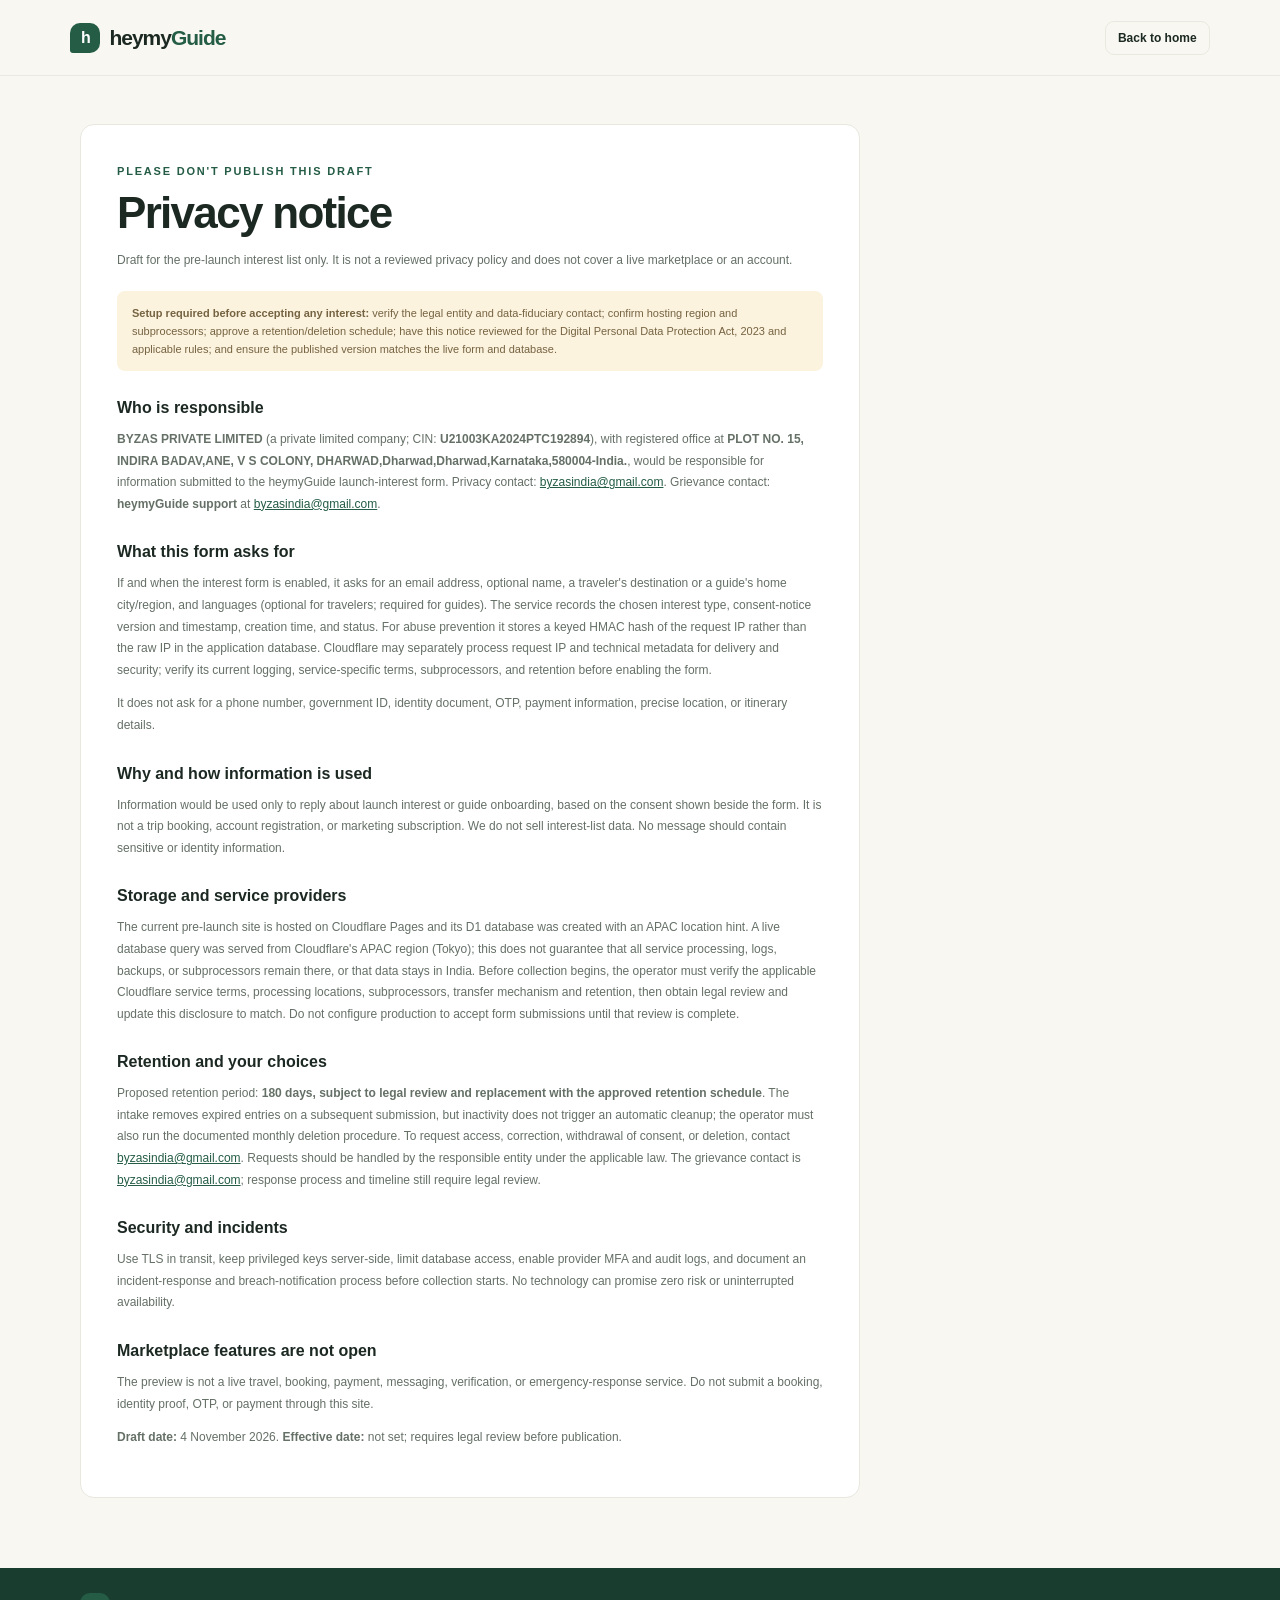
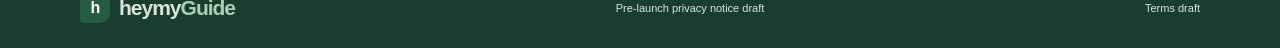
<file: public/privacy.html>
<!doctype html>
<html lang="en">
  <head>
    <meta charset="UTF-8" />
    <meta name="viewport" content="width=device-width, initial-scale=1" />
    <meta name="robots" content="noindex, nofollow" />
    <meta name="theme-color" content="#f8f7f2" />
    <title>Privacy notice draft | heymyGuide</title>
    <link rel="icon" href="data:image/svg+xml,%3Csvg xmlns='http://www.w3.org/2000/svg' viewBox='0 0 40 40'%3E%3Crect width='40' height='40' rx='12' fill='%23245c45'/%3E%3Ctext x='12' y='29' fill='white' font-family='Arial' font-size='29' font-weight='700'%3Eh%3C/text%3E%3C/svg%3E" />
    <link rel="stylesheet" href="styles.css" />
  </head>
  <body>
    <header class="topbar"><a class="brand" href="index.html"><span class="brand-mark">h</span><span>heymy<em>Guide</em></span></a><a class="btn btn-outline btn-small" href="index.html">Back to home</a></header>
    <main class="container legal-page"><article class="legal-content">
      <span class="eyebrow">Please don't publish this draft</span>
      <h1>Privacy notice</h1>
      <p>Draft for the pre-launch interest list only. It is not a reviewed privacy policy and does not cover a live marketplace or an account.</p>
      <div class="draft-notice"><strong>Setup required before accepting any interest:</strong> verify the legal entity and data-fiduciary contact; confirm hosting region and subprocessors; approve a retention/deletion schedule; have this notice reviewed for the Digital Personal Data Protection Act, 2023 and applicable rules; and ensure the published version matches the live form and database.</div>
      <h2>Who is responsible</h2>
      <p><strong>BYZAS PRIVATE LIMITED</strong> (a private limited company; CIN: <strong>U21003KA2024PTC192894</strong>), with registered office at <strong>PLOT NO. 15, INDIRA BADAV,ANE, V S COLONY, DHARWAD,Dharwad,Dharwad,Karnataka,580004-India.</strong>, would be responsible for information submitted to the heymyGuide launch-interest form. Privacy contact: <a href="mailto:byzasindia@gmail.com">byzasindia@gmail.com</a>. Grievance contact: <strong>heymyGuide support</strong> at <a href="mailto:byzasindia@gmail.com">byzasindia@gmail.com</a>.</p>
      <h2>What this form asks for</h2>
      <p>If and when the interest form is enabled, it asks for an email address, optional name, a traveler's destination or a guide's home city/region, and languages (optional for travelers; required for guides). The service records the chosen interest type, consent-notice version and timestamp, creation time, and status. For abuse prevention it stores a keyed HMAC hash of the request IP rather than the raw IP in the application database. Cloudflare may separately process request IP and technical metadata for delivery and security; verify its current logging, service-specific terms, subprocessors, and retention before enabling the form.</p>
      <p>It does not ask for a phone number, government ID, identity document, OTP, payment information, precise location, or itinerary details.</p>
      <h2>Why and how information is used</h2>
      <p>Information would be used only to reply about launch interest or guide onboarding, based on the consent shown beside the form. It is not a trip booking, account registration, or marketing subscription. We do not sell interest-list data. No message should contain sensitive or identity information.</p>
      <h2>Storage and service providers</h2>
      <p>The current pre-launch site is hosted on Cloudflare Pages and its D1 database was created with an APAC location hint. A live database query was served from Cloudflare's APAC region (Tokyo); this does not guarantee that all service processing, logs, backups, or subprocessors remain there, or that data stays in India. Before collection begins, the operator must verify the applicable Cloudflare service terms, processing locations, subprocessors, transfer mechanism and retention, then obtain legal review and update this disclosure to match. Do not configure production to accept form submissions until that review is complete.</p>
      <h2>Retention and your choices</h2>
      <p>Proposed retention period: <strong>180 days, subject to legal review and replacement with the approved retention schedule</strong>. The intake removes expired entries on a subsequent submission, but inactivity does not trigger an automatic cleanup; the operator must also run the documented monthly deletion procedure. To request access, correction, withdrawal of consent, or deletion, contact <a href="mailto:byzasindia@gmail.com">byzasindia@gmail.com</a>. Requests should be handled by the responsible entity under the applicable law. The grievance contact is <a href="mailto:byzasindia@gmail.com">byzasindia@gmail.com</a>; response process and timeline still require legal review.</p>
      <h2>Security and incidents</h2>
      <p>Use TLS in transit, keep privileged keys server-side, limit database access, enable provider MFA and audit logs, and document an incident-response and breach-notification process before collection starts. No technology can promise zero risk or uninterrupted availability.</p>
      <h2>Marketplace features are not open</h2>
      <p>The preview is not a live travel, booking, payment, messaging, verification, or emergency-response service. Do not submit a booking, identity proof, OTP, or payment through this site.</p>
      <p><strong>Draft date:</strong> 4 November 2026. <strong>Effective date:</strong> not set; requires legal review before publication.</p>
    </article></main>
    <footer class="footer"><div class="container footer-inner"><a class="brand" href="index.html"><span class="brand-mark">h</span><span>heymy<em>Guide</em></span></a><span>Pre-launch privacy notice draft</span><a href="terms.html">Terms draft</a></div></footer>
  </body>
</html>
</file>
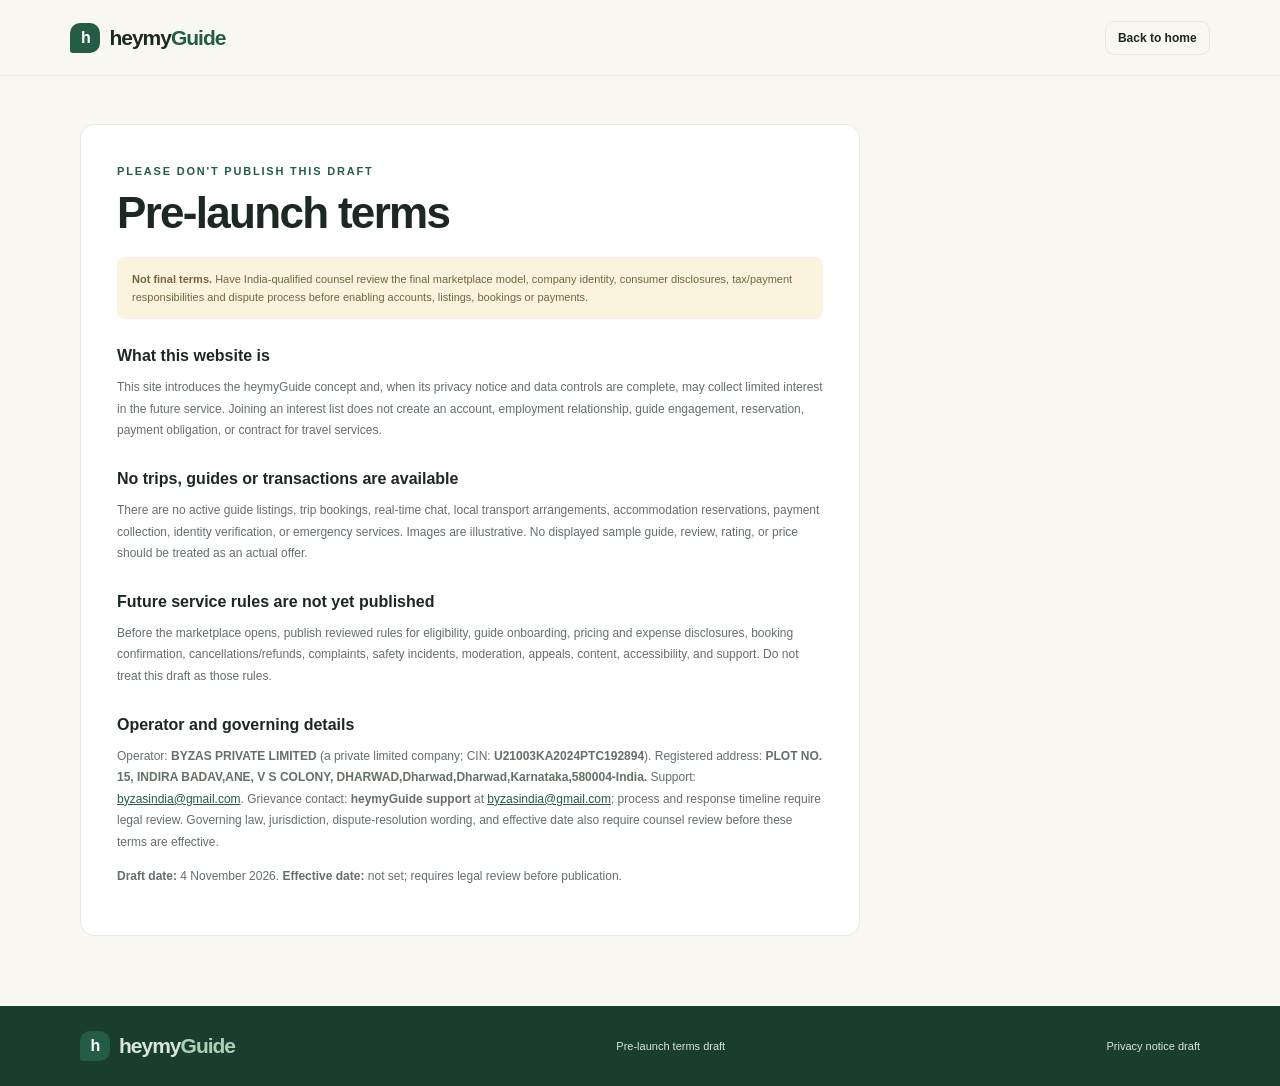
<file: public/terms.html>
<!doctype html>
<html lang="en">
  <head>
    <meta charset="UTF-8" />
    <meta name="viewport" content="width=device-width, initial-scale=1" />
    <meta name="robots" content="noindex, nofollow" />
    <meta name="theme-color" content="#f8f7f2" />
    <title>Terms draft | heymyGuide</title>
    <link rel="icon" href="data:image/svg+xml,%3Csvg xmlns='http://www.w3.org/2000/svg' viewBox='0 0 40 40'%3E%3Crect width='40' height='40' rx='12' fill='%23245c45'/%3E%3Ctext x='12' y='29' fill='white' font-family='Arial' font-size='29' font-weight='700'%3Eh%3C/text%3E%3C/svg%3E" />
    <link rel="stylesheet" href="styles.css" />
  </head>
  <body>
    <header class="topbar"><a class="brand" href="index.html"><span class="brand-mark">h</span><span>heymy<em>Guide</em></span></a><a class="btn btn-outline btn-small" href="index.html">Back to home</a></header>
    <main class="container legal-page"><article class="legal-content">
      <span class="eyebrow">Please don't publish this draft</span>
      <h1>Pre-launch terms</h1>
      <div class="draft-notice"><strong>Not final terms.</strong> Have India-qualified counsel review the final marketplace model, company identity, consumer disclosures, tax/payment responsibilities and dispute process before enabling accounts, listings, bookings or payments.</div>
      <h2>What this website is</h2>
      <p>This site introduces the heymyGuide concept and, when its privacy notice and data controls are complete, may collect limited interest in the future service. Joining an interest list does not create an account, employment relationship, guide engagement, reservation, payment obligation, or contract for travel services.</p>
      <h2>No trips, guides or transactions are available</h2>
      <p>There are no active guide listings, trip bookings, real-time chat, local transport arrangements, accommodation reservations, payment collection, identity verification, or emergency services. Images are illustrative. No displayed sample guide, review, rating, or price should be treated as an actual offer.</p>
      <h2>Future service rules are not yet published</h2>
      <p>Before the marketplace opens, publish reviewed rules for eligibility, guide onboarding, pricing and expense disclosures, booking confirmation, cancellations/refunds, complaints, safety incidents, moderation, appeals, content, accessibility, and support. Do not treat this draft as those rules.</p>
      <h2>Operator and governing details</h2>
      <p>Operator: <strong>BYZAS PRIVATE LIMITED</strong> (a private limited company; CIN: <strong>U21003KA2024PTC192894</strong>). Registered address: <strong>PLOT NO. 15, INDIRA BADAV,ANE, V S COLONY, DHARWAD,Dharwad,Dharwad,Karnataka,580004-India.</strong> Support: <a href="mailto:byzasindia@gmail.com">byzasindia@gmail.com</a>. Grievance contact: <strong>heymyGuide support</strong> at <a href="mailto:byzasindia@gmail.com">byzasindia@gmail.com</a>; process and response timeline require legal review. Governing law, jurisdiction, dispute-resolution wording, and effective date also require counsel review before these terms are effective.</p>
      <p><strong>Draft date:</strong> 4 November 2026. <strong>Effective date:</strong> not set; requires legal review before publication.</p>
    </article></main>
    <footer class="footer"><div class="container footer-inner"><a class="brand" href="index.html"><span class="brand-mark">h</span><span>heymy<em>Guide</em></span></a><span>Pre-launch terms draft</span><a href="privacy.html">Privacy notice draft</a></div></footer>
  </body>
</html>
</file>
<file: public/styles.css>
:root {
  color-scheme: light;
  --ink: #1c2822;
  --muted: #737b73;
  --line: #e8e8df;
  --paper: #f8f7f2;
  --white: #fff;
  --green: #245c45;
  --green-dark: #193e30;
  --green-light: #e9f1e9;
  --orange: #e9825e;
  --yellow: #f3cb73;
  --red: #bd554d;
  --shadow: 0 20px 60px rgb(34 52 43 / 9%);
  font-family: "DM Sans", sans-serif;
  font-synthesis: none;
  text-rendering: optimizeLegibility;
}

* { box-sizing: border-box; }
body { margin: 0; min-width: 320px; background: var(--paper); color: var(--ink); }
button, input, select, textarea { font: inherit; }
button { cursor: pointer; }
a { color: inherit; text-decoration: none; }
button:focus-visible, a:focus-visible, input:focus-visible, select:focus-visible, textarea:focus-visible {
  outline: 3px solid #e8ae62;
  outline-offset: 3px;
}
.icon { width: 18px; height: 18px; display: inline-block; flex: 0 0 auto; }
.topbar {
  height: 76px; padding: 0 max(5.5vw, 24px); display: flex; align-items: center;
  justify-content: space-between; gap: 24px; background: rgb(248 247 242 / 94%);
  border-bottom: 1px solid rgb(232 232 223 / 80%); position: sticky; top: 0; z-index: 20;
  backdrop-filter: blur(16px);
}
.brand { display: inline-flex; align-items: center; gap: 9px; font: 800 21px "Manrope", sans-serif; letter-spacing: -1px; white-space: nowrap; }
.brand-mark { width: 30px; height: 30px; display: grid; place-items: center; background: var(--green); color: white; border-radius: 10px 10px 10px 3px; font: 800 16px "Manrope", sans-serif; }
.brand em { color: var(--green); font-style: normal; }
.top-nav { display: flex; align-items: center; gap: 28px; color: #536057; font-size: 13px; font-weight: 600; }
.top-nav a:hover { color: var(--green); }
.top-actions { display: flex; align-items: center; gap: 12px; }
.btn { display: inline-flex; align-items: center; justify-content: center; gap: 8px; border: 0; border-radius: 9px; padding: 11px 16px; font-size: 13px; font-weight: 700; transition: .18s ease; }
.btn:hover { transform: translateY(-1px); }
.btn-primary { background: var(--green); color: white; }
.btn-primary:hover { background: var(--green-dark); }
.btn-dark { background: var(--ink); color: white; }
.btn-outline { background: transparent; border: 1px solid var(--line); color: var(--ink); }
.btn-outline:hover { border-color: var(--green); color: var(--green); }
.btn-quiet { background: transparent; color: var(--muted); padding-inline: 8px; }
.btn-danger { background: #faeeec; color: var(--red); }
.btn-small { padding: 9px 12px; font-size: 12px; }
.avatar { width: 42px; height: 42px; display: inline-grid; place-items: center; border-radius: 50%; overflow: hidden; background: #e8d4be; color: #594b3d; font-weight: 700; }
.avatar img { width: 100%; height: 100%; object-fit: cover; }
.avatar-sm { width: 33px; height: 33px; font-size: 12px; }
.role-tabs { display: flex; align-items: center; gap: 4px; background: #efeee8; border-radius: 10px; padding: 4px; }
.role-tab { border: 0; border-radius: 7px; color: #677068; background: transparent; padding: 8px 11px; font-size: 11px; font-weight: 700; white-space: nowrap; }
.role-tab.active { background: white; color: var(--green-dark); box-shadow: 0 2px 6px rgb(37 45 39 / 8%); }
.page { min-height: calc(100vh - 76px); }
.container { width: min(1120px, calc(100% - 48px)); margin: 0 auto; }
.eyebrow { color: var(--green); font-size: 11px; font-weight: 800; letter-spacing: 1.8px; text-transform: uppercase; }
.muted { color: var(--muted); }
.section-heading { display: flex; align-items: end; justify-content: space-between; gap: 20px; margin-bottom: 24px; }
.section-heading h2 { margin: 8px 0 0; font: 700 clamp(24px, 3vw, 34px) "Manrope", sans-serif; letter-spacing: -1.4px; }
.section-heading p { margin: 8px 0 0; font-size: 13px; color: var(--muted); }

/* Customer experience */
.hero { position: relative; overflow: hidden; padding: 72px 0 56px; background: #eff0e7; }
.hero::after { content: ""; position: absolute; width: 410px; height: 410px; border-radius: 50%; background: #e4e6d9; right: -120px; top: -210px; }
.hero-grid { display: grid; grid-template-columns: 1fr .93fr; align-items: center; gap: 50px; position: relative; z-index: 1; }
.hero-copy h1 { max-width: 590px; margin: 15px 0 18px; font: 800 clamp(43px, 5.3vw, 66px)/1.07 "Manrope", sans-serif; letter-spacing: -3.4px; }
.hero-copy h1 span { color: var(--green); }
.hero-copy > p { max-width: 475px; margin: 0; color: #626c63; font-size: 16px; line-height: 1.75; }
.hero-points { display: flex; gap: 18px; margin-top: 25px; color: #556259; font-size: 11px; font-weight: 600; }
.hero-points span { display: inline-flex; align-items: center; gap: 6px; }
.hero-points .icon { width: 15px; color: var(--green); }
.hero-visual { position: relative; min-height: 365px; }
.hero-photo { position: absolute; inset: 0 28px 0 30px; border-radius: 145px 145px 18px 18px; background: linear-gradient(0deg, rgb(24 43 33 / 23%), transparent 58%), url("images/kashmir.svg") center 48%/cover; }
.hero-note { position: absolute; left: 0; bottom: 34px; padding: 12px 15px; background: white; box-shadow: var(--shadow); border-radius: 11px; display: flex; gap: 10px; align-items: center; font-size: 12px; }
.hero-note strong { display: block; font-size: 12px; }
.hero-note small { display: block; margin-top: 3px; color: var(--muted); font-size: 9px; }
.host-avatar { width: 43px; height: 43px; flex: 0 0 auto; border-radius: 50%; background: #e8d4be; }
.preview-label { display: block; margin-bottom: 4px; color: var(--green); font-size: 8px; font-weight: 800; letter-spacing: 1px; }
.rating-badge { position: absolute; top: 45px; right: 0; background: white; border-radius: 12px; padding: 11px 14px; box-shadow: var(--shadow); font-size: 12px; font-weight: 700; }
.rating-badge span { color: #d29b36; }
.search-wrap { position: relative; z-index: 3; margin-top: -28px; }
.search-bar { display: grid; grid-template-columns: 1.2fr 1fr .9fr auto; align-items: center; gap: 0; padding: 9px; border-radius: 12px; background: white; box-shadow: 0 14px 40px rgb(38 51 42 / 12%); }
.search-field { display: flex; flex-direction: column; padding: 2px 18px; border-right: 1px solid var(--line); }
.search-field label { margin-bottom: 5px; font-size: 10px; font-weight: 800; }
.search-field input, .search-field select { border: 0; outline: 0; background: transparent; color: #667067; font-size: 12px; min-width: 0; }
.search-field select { cursor: pointer; }
.search-bar .btn { margin: 0 3px; height: 47px; }
.trust-row { display: flex; justify-content: center; align-items: center; gap: 9px; margin: 24px 0 56px; color: var(--muted); font-size: 11px; }
.trust-row strong { color: var(--ink); }
.trust-row .icon { width: 15px; color: var(--green); }
.guide-section { padding: 3px 0 72px; scroll-margin-top: 90px; }
.filters { display: flex; align-items: center; gap: 8px; margin-bottom: 23px; overflow-x: auto; padding-bottom: 4px; }
.filter-chip { flex: 0 0 auto; padding: 9px 13px; border-radius: 20px; border: 1px solid var(--line); color: #667067; background: transparent; font-size: 11px; font-weight: 700; }
.filter-chip.active { color: white; background: var(--green); border-color: var(--green); }
.guide-grid { display: grid; grid-template-columns: repeat(3, 1fr); gap: 19px; }
.guide-card { overflow: hidden; background: white; border-radius: 13px; border: 1px solid #eeeee8; transition: .2s ease; }
.guide-card:hover { transform: translateY(-4px); box-shadow: var(--shadow); }
.guide-cover { height: 190px; position: relative; background-size: cover; background-position: center; }
.guide-cover::after { content: ""; position: absolute; inset: 48% 0 0; background: linear-gradient(transparent, rgb(18 34 25 / 50%)); }
.card-tag { position: absolute; left: 13px; top: 13px; z-index: 1; padding: 6px 9px; border-radius: 20px; background: white; color: var(--green-dark); font-size: 10px; font-weight: 800; }
.like-btn { position: absolute; right: 12px; top: 12px; z-index: 1; display: grid; place-items: center; width: 31px; height: 31px; border: 0; border-radius: 50%; background: white; color: #5e6860; }
.like-btn.liked { color: #c75859; }
.guide-cover-caption { position: absolute; z-index: 1; left: 14px; bottom: 13px; color: white; font-size: 12px; font-weight: 700; }
.guide-card-body { padding: 15px; }
.guide-card-top { display: flex; align-items: start; justify-content: space-between; gap: 10px; }
.guide-name { margin: 0; font: 700 16px "Manrope", sans-serif; letter-spacing: -.3px; }
.guide-place { margin-top: 4px; color: var(--muted); font-size: 11px; }
.rating { white-space: nowrap; font-size: 11px; font-weight: 700; }
.rating span { color: #db9a28; }
.guide-description { min-height: 39px; margin: 13px 0; color: #727a72; font-size: 11px; line-height: 1.65; }
.guide-tags { display: flex; flex-wrap: wrap; gap: 6px; min-height: 22px; }
.guide-tags span { padding: 5px 8px; border-radius: 5px; background: #f2f3ee; color: #657067; font-size: 9px; font-weight: 600; }
.guide-card-bottom { display: flex; justify-content: space-between; align-items: center; gap: 10px; margin-top: 15px; padding-top: 13px; border-top: 1px solid #eeeee8; }
.guide-price { font: 800 18px "Manrope", sans-serif; }
.guide-price small { font: 500 10px "DM Sans", sans-serif; color: var(--muted); }
.no-results { padding: 45px; text-align: center; color: var(--muted); background: white; border-radius: 12px; }
.how-section { padding: 65px 0; background: #edf0e9; }
.steps { display: grid; grid-template-columns: repeat(3, 1fr); gap: 30px; margin-top: 32px; }
.step-card { padding: 20px 0; }
.step-number { display: grid; place-items: center; width: 38px; height: 38px; border-radius: 11px; background: white; color: var(--green); font: 800 14px "Manrope", sans-serif; }
.step-card h3 { margin: 16px 0 7px; font: 700 16px "Manrope", sans-serif; }
.step-card p { margin: 0; max-width: 290px; color: #6d776e; font-size: 12px; line-height: 1.7; }
.footer { padding: 25px 0; background: var(--green-dark); color: #dbe5dc; }
.footer-inner { display: flex; align-items: center; justify-content: space-between; gap: 15px; font-size: 11px; }
.footer .brand em { color: #acd0b4; }
.footer-note { color: #adbbb0; }

/* Shared application views */
.app-shell { display: grid; grid-template-columns: 226px 1fr; min-height: calc(100vh - 76px); }
.sidebar { padding: 26px 15px; background: white; border-right: 1px solid var(--line); }
.side-label { margin: 10px 12px 12px; color: #939b93; font-size: 9px; font-weight: 800; letter-spacing: 1.5px; text-transform: uppercase; }
.side-link { width: 100%; display: flex; align-items: center; gap: 11px; border: 0; border-radius: 8px; background: transparent; color: #687169; padding: 11px 12px; margin: 2px 0; text-align: left; font-size: 12px; font-weight: 600; }
.side-link:hover, .side-link.active { background: #eef3ed; color: var(--green-dark); }
.side-link .icon { width: 17px; }
.side-count { margin-left: auto; padding: 3px 7px; background: #f6e8df; color: #ac6341; border-radius: 10px; font-size: 9px; }
.sidebar-help { margin: 40px 6px 0; padding: 15px 13px; border-radius: 10px; background: #f2f4ee; }
.sidebar-help strong { font-size: 11px; }
.sidebar-help p { color: var(--muted); font-size: 10px; line-height: 1.6; }
.app-main { min-width: 0; padding: 31px clamp(22px, 4vw, 54px) 55px; }
.app-heading { display: flex; align-items: center; justify-content: space-between; gap: 16px; margin-bottom: 25px; }
.app-heading h1 { margin: 0; font: 800 25px "Manrope", sans-serif; letter-spacing: -1px; }
.app-heading p { margin: 6px 0 0; color: var(--muted); font-size: 12px; }
.app-heading-actions { display: flex; gap: 9px; align-items: center; }
.welcome-strip { display: flex; align-items: center; justify-content: space-between; gap: 15px; margin: 4px 0 23px; padding: 20px 22px; border-radius: 12px; background: var(--green); color: white; }
.welcome-strip h2 { margin: 0; font: 700 18px "Manrope", sans-serif; }
.welcome-strip p { margin: 6px 0 0; color: #d3e2d5; font-size: 11px; }
.welcome-strip .btn { background: white; color: var(--green-dark); }
.stat-grid { display: grid; grid-template-columns: repeat(4, 1fr); gap: 13px; margin: 19px 0 25px; }
.stat-card { padding: 16px 17px; background: white; border: 1px solid #ebede7; border-radius: 10px; }
.stat-label { color: var(--muted); font-size: 10px; font-weight: 600; }
.stat-value { margin-top: 8px; font: 800 24px "Manrope", sans-serif; letter-spacing: -1px; }
.stat-foot { margin-top: 5px; color: var(--green); font-size: 9px; }
.dashboard-grid { display: grid; grid-template-columns: 1.35fr .85fr; gap: 16px; align-items: start; }
.panel { padding: 19px; background: white; border: 1px solid #ebede7; border-radius: 11px; }
.panel-heading { display: flex; justify-content: space-between; align-items: center; gap: 10px; margin-bottom: 15px; }
.panel-heading h3 { margin: 0; font: 700 14px "Manrope", sans-serif; }
.panel-heading a, .text-link { color: var(--green); font-size: 10px; font-weight: 700; }
.table-wrap { overflow-x: auto; }
table { width: 100%; border-collapse: collapse; text-align: left; }
th { padding: 10px 8px; color: #858d85; border-bottom: 1px solid var(--line); font-size: 9px; font-weight: 700; white-space: nowrap; }
td { padding: 12px 8px; border-bottom: 1px solid #f0f0eb; color: #59645b; font-size: 10px; white-space: nowrap; }
tbody tr:last-child td { border-bottom: 0; }
.person-cell { display: flex; align-items: center; gap: 8px; color: var(--ink); font-weight: 700; }
.person-cell .avatar { width: 30px; height: 30px; font-size: 10px; }
.badge { display: inline-flex; align-items: center; gap: 5px; padding: 5px 8px; border-radius: 20px; font-size: 9px; font-weight: 700; white-space: nowrap; }
.badge::before { content: ""; width: 5px; height: 5px; background: currentColor; border-radius: 50%; }
.badge-pending { color: #a8762c; background: #fbf3df; }
.badge-approved { color: #387454; background: #e8f3e9; }
.badge-rejected, .badge-urgent { color: #ae4c43; background: #faecea; }
.badge-review { color: #5c70a1; background: #edf0f9; }
.profile-banner { display: flex; gap: 17px; align-items: center; padding: 18px; background: white; border: 1px solid #ebede7; border-radius: 11px; }
.profile-banner .avatar { width: 61px; height: 61px; }
.profile-banner h3 { margin: 0 0 4px; font: 700 16px "Manrope", sans-serif; }
.profile-banner p { margin: 0; color: var(--muted); font-size: 11px; }
.profile-banner .btn { margin-left: auto; }
.progress-track { height: 6px; background: #edf0e9; border-radius: 8px; overflow: hidden; }
.progress-track span { display: block; height: 100%; background: var(--green); border-radius: inherit; transition: width .3s ease; }
.check-list { display: grid; gap: 12px; margin-top: 17px; }
.check-row { display: flex; align-items: center; gap: 9px; color: #536057; font-size: 11px; }
.check-mark { width: 19px; height: 19px; display: grid; place-items: center; border-radius: 50%; background: #e8f3e9; color: var(--green); font-size: 11px; }
.check-pending { background: #f2f1e9; color: #9c8b65; }
.gig-card { display: flex; gap: 14px; padding: 14px 0; border-bottom: 1px solid #efefe9; }
.gig-card:last-child { padding-bottom: 0; border-bottom: 0; }
.gig-thumb { width: 74px; height: 66px; flex: 0 0 auto; border-radius: 8px; background-position: center; background-size: cover; }
.gig-info { flex: 1; min-width: 0; }
.gig-info h4 { margin: 2px 0 5px; font: 700 12px "Manrope", sans-serif; }
.gig-info p { margin: 0; color: var(--muted); font-size: 10px; }
.gig-price { display: block; margin-top: 7px; color: var(--green); font-size: 11px; font-weight: 800; }
.activity-row { display: flex; gap: 11px; padding: 11px 0; border-bottom: 1px solid #efefe9; }
.activity-row:last-child { border-bottom: 0; }
.activity-dot { width: 8px; height: 8px; flex: 0 0 auto; margin: 4px 2px 0; border-radius: 50%; background: var(--orange); }
.activity-row p { margin: 0; color: #536057; font-size: 10px; line-height: 1.55; }
.activity-row small { display: block; margin-top: 4px; color: #989e97; font-size: 9px; }
.empty-state { padding: 25px; text-align: center; color: var(--muted); font-size: 12px; }
.verification-note { display: flex; gap: 11px; margin-top: 17px; padding: 13px; background: #fcf5e8; border-radius: 9px; color: #786642; font-size: 10px; line-height: 1.55; }
.verification-note strong { display: block; margin-bottom: 3px; color: #5d4c2b; }
.complaint-card { display: grid; grid-template-columns: 1fr auto; gap: 15px; align-items: start; padding: 15px 0; border-bottom: 1px solid #efefe9; }
.complaint-card:last-child { border-bottom: 0; }
.complaint-card h4 { margin: 6px 0 4px; font-size: 12px; }
.complaint-card p { margin: 0; color: var(--muted); font-size: 10px; line-height: 1.6; }
.complaint-actions { display: flex; flex-direction: column; gap: 7px; }
.admin-alert { margin: 0 0 20px; padding: 11px 14px; background: #f9f1e5; color: #786642; border-radius: 8px; font-size: 10px; }
.page-content { display: none; }
.page-content.active { display: block; }
.mobile-menu { display: none; }

/* Dialogs and messaging */
.modal-backdrop { position: fixed; inset: 0; display: grid; place-items: center; padding: 20px; background: rgb(22 34 27 / 48%); z-index: 60; }
.modal { position: relative; width: min(470px, 100%); max-height: min(90vh, 780px); overflow-y: auto; padding: 25px; border-radius: 15px; background: white; box-shadow: 0 30px 90px rgb(0 0 0 / 20%); }
.modal h2 { margin: 0; font: 800 22px "Manrope", sans-serif; letter-spacing: -.8px; }
.modal-subtitle { margin: 8px 0 20px; color: var(--muted); font-size: 12px; line-height: 1.65; }
.modal-close { position: absolute; top: 17px; right: 17px; width: 31px; height: 31px; border: 0; border-radius: 50%; background: #f2f3ef; color: #58625a; font-size: 17px; }
.form-group { margin: 13px 0; }
.form-group label { display: block; margin-bottom: 6px; color: #556057; font-size: 10px; font-weight: 700; }
.form-group input, .form-group textarea, .form-group select { width: 100%; padding: 11px 12px; border: 1px solid var(--line); border-radius: 8px; background: white; color: var(--ink); font-size: 12px; }
.form-group textarea { min-height: 85px; resize: vertical; }
.modal .btn { width: 100%; margin-top: 8px; }
.modal-notice { margin-top: 13px; padding: 11px; border-radius: 8px; background: #f2f4ee; color: #647064; font-size: 10px; line-height: 1.6; }
.chat-widget { position: fixed; right: 24px; bottom: 23px; z-index: 30; }
.chat-launch { width: 54px; height: 54px; display: grid; place-items: center; border: 0; border-radius: 50%; background: var(--green); color: white; box-shadow: 0 8px 25px rgb(28 70 49 / 30%); }
.chat-window { position: absolute; right: 0; bottom: 67px; width: min(360px, calc(100vw - 32px)); display: none; overflow: hidden; border-radius: 14px; background: white; box-shadow: 0 18px 60px rgb(24 39 29 / 20%); }
.chat-window.open { display: flex; flex-direction: column; }
.chat-head { display: flex; align-items: center; gap: 10px; padding: 13px 15px; background: var(--green); color: white; }
.chat-head .avatar { width: 34px; height: 34px; }
.chat-head strong { display: block; font-size: 11px; }
.chat-head small { color: #d6e5d7; font-size: 9px; }
.chat-head button { margin-left: auto; border: 0; background: transparent; color: white; font-size: 18px; }
.chat-messages { display: flex; flex-direction: column; gap: 8px; height: 245px; overflow-y: auto; padding: 15px; background: #fafaf7; }
.chat-bubble { max-width: 83%; padding: 9px 11px; border-radius: 11px 11px 11px 3px; background: white; color: #505b52; font-size: 10px; line-height: 1.55; box-shadow: 0 2px 8px rgb(0 0 0 / 4%); }
.chat-bubble.mine { align-self: flex-end; color: white; background: var(--green); border-radius: 11px 11px 3px 11px; }
.chat-input-row { display: flex; gap: 7px; padding: 10px; border-top: 1px solid var(--line); }
.chat-input-row input { min-width: 0; flex: 1; border: 1px solid var(--line); border-radius: 7px; padding: 9px 10px; font-size: 10px; }
.chat-input-row button { width: 36px; border: 0; border-radius: 7px; background: var(--green); color: white; }
.toast { position: fixed; left: 50%; bottom: 24px; z-index: 80; transform: translate(-50%, 16px); opacity: 0; padding: 11px 17px; border-radius: 8px; background: var(--ink); color: white; box-shadow: var(--shadow); font-size: 11px; pointer-events: none; transition: .25s ease; }
.toast.show { transform: translate(-50%, 0); opacity: 1; }

@media (max-width: 960px) {
  .topbar { padding-inline: 24px; }
  .top-nav { display: none; }
  .hero-grid { gap: 25px; }
  .guide-grid { grid-template-columns: repeat(2, 1fr); }
  .app-shell { grid-template-columns: 190px 1fr; }
  .stat-grid { grid-template-columns: repeat(2, 1fr); }
}
@media (max-width: 700px) {
  .topbar { height: 66px; padding-inline: 16px; gap: 8px; }
  .brand { font-size: 18px; }
  .role-tabs { margin-left: auto; }
  .role-tab { padding: 7px 8px; font-size: 9px; }
  .top-actions .btn { display: none; }
  .container { width: min(100% - 32px, 520px); }
  .hero { padding: 45px 0 42px; }
  .hero-grid { grid-template-columns: 1fr; gap: 24px; }
  .hero-copy h1 { max-width: 500px; font-size: clamp(42px, 12vw, 58px); letter-spacing: -2.7px; }
  .hero-copy > p { font-size: 14px; }
  .hero-visual { min-height: 295px; }
  .hero-photo { inset: 0 20px 0 18px; border-radius: 110px 110px 14px 14px; }
  .rating-badge { top: 26px; }
  .hero-note { bottom: 17px; }
  .hero-points { flex-wrap: wrap; gap: 11px 15px; font-size: 10px; }
  .search-wrap { margin-top: 17px; }
  .search-bar { grid-template-columns: 1fr 1fr; gap: 10px 0; padding: 12px; }
  .search-field { padding: 5px 9px; }
  .search-field:nth-child(2) { border-right: 0; }
  .search-field:nth-child(3) { border-top: 1px solid var(--line); padding-top: 12px; }
  .search-bar .btn { margin: 4px; height: 43px; }
  .trust-row { flex-wrap: wrap; margin: 20px 0 42px; font-size: 10px; }
  .guide-section { padding-bottom: 45px; }
  .section-heading { align-items: start; }
  .portal-entry-grid { grid-template-columns: 1fr; }
  .portal-entry p { min-height: auto; }
  .portal-section { padding: 45px 0; }
  .portal-modal { padding: 20px 16px; }
  .demo-slots { grid-template-columns: 1fr; }
  .location-select-grid { grid-template-columns: 1fr; }
  .local-guide-grid { grid-template-columns: 1fr; }
  .directory-heading { align-items: flex-start; }
  .admin-demo-metrics { grid-template-columns: repeat(2, 1fr); }
  .portal-module-heading { align-items: flex-start; }
  .chat-preview-controls { align-items: stretch; }
  .chat-preview-controls label { width: 100%; }
  .section-heading .btn { display: none; }
  .guide-grid { grid-template-columns: 1fr; }
  .guide-cover { height: 210px; }
  .guide-description { min-height: auto; }
  .steps { grid-template-columns: 1fr; gap: 10px; }
  .step-card { padding: 8px 0; }
  .footer-inner { flex-direction: column; text-align: center; }
  .app-shell { display: block; min-height: calc(100vh - 66px); }
  .sidebar { position: sticky; top: 66px; z-index: 10; display: flex; gap: 5px; overflow-x: auto; padding: 9px 12px; border-right: 0; border-bottom: 1px solid var(--line); }
  .side-label, .sidebar-help { display: none; }
  .side-link { flex: 0 0 auto; width: auto; padding: 9px 11px; font-size: 10px; }
  .side-link .icon { width: 15px; height: 15px; }
  .side-count { display: none; }
  .app-main { padding: 24px 16px 45px; }
  .app-heading { align-items: start; }
  .app-heading h1 { font-size: 21px; }
  .app-heading p { max-width: 240px; line-height: 1.5; }
  .app-heading-actions .btn { padding: 9px; font-size: 10px; }
  .welcome-strip { align-items: start; padding: 16px; }
  .welcome-strip .btn { padding: 9px; font-size: 10px; }
  .stat-grid { gap: 9px; }
  .stat-card { padding: 13px; }
  .stat-value { font-size: 20px; }
  .dashboard-grid { grid-template-columns: 1fr; }
  .panel { padding: 15px; }
  .profile-banner { flex-wrap: wrap; }
  .profile-banner .btn { margin-left: 0; }
  .complaint-card { grid-template-columns: 1fr; }
  .complaint-actions { flex-direction: row; }
}

/* Public pre-launch site */
.hero-copy h1 { max-width: 610px; }
.hero-actions { display: flex; flex-wrap: wrap; gap: 10px; margin-top: 24px; }
.hero-disclaimer { margin-top: 13px !important; color: #788177 !important; font-size: 10px !important; }
.launch-badge { position: absolute; top: 45px; right: 0; display: inline-flex; align-items: center; gap: 7px; padding: 11px 14px; border-radius: 12px; background: white; box-shadow: var(--shadow); color: var(--green-dark); font-size: 11px; font-weight: 700; }
.avatar-green { background: #dae6d9; color: #345a41; }
.place-grid { display: grid; grid-template-columns: repeat(3, 1fr); gap: 19px; align-items: start; }
.place-card { overflow: hidden; border: 1px solid #eeeee8; border-radius: 13px; background: white; transition: .2s ease; }
.place-card:hover { transform: translateY(-4px); box-shadow: var(--shadow); }
.place-cover { position: relative; height: 190px; background-position: center; background-size: cover; }
.place-cover-kashmir { background-image: url("images/kashmir.svg"); }
.place-cover-belgaum { background-image: url("images/belgaum.svg"); }
.place-cover-ladakh { background-image: url("images/ladakh.svg"); }
.place-cover::after { position: absolute; inset: 45% 0 0; background: linear-gradient(transparent, rgb(18 34 25 / 50%)); content: ""; }
.place-cover .card-tag { z-index: 1; }
.place-cover-caption { position: absolute; z-index: 1; bottom: 13px; left: 14px; display: inline-flex; align-items: center; gap: 5px; color: white; font-size: 11px; font-weight: 700; }
.place-card-body { padding: 17px; }
.place-card-body .eyebrow { font-size: 9px; letter-spacing: 1.3px; }
.place-card-body h3 { margin: 9px 0 8px; font: 700 16px "Manrope", sans-serif; letter-spacing: -.4px; }
.place-card-body p { min-height: 59px; margin: 0 0 13px; color: #6f786f; font-size: 11px; line-height: 1.65; }
.text-link { display: inline-flex; align-items: center; gap: 5px; border: 0; background: transparent; padding: 0; font-size: 10px; }
.text-link:hover { color: var(--green-dark); }
.guide-cta { padding-top: 12px; padding-bottom: 65px; }
.portal-section { padding: 64px 0 70px; background: #edf0e9; scroll-margin-top: 90px; }
.portal-entry-grid { display: grid; grid-template-columns: repeat(3, 1fr); gap: 16px; }
.portal-entry { display: flex; flex-direction: column; align-items: flex-start; padding: 22px; border: 1px solid #e6e9e1; border-radius: 12px; background: white; }
.portal-entry-icon { display: grid; place-items: center; width: 43px; height: 43px; margin-bottom: 18px; border-radius: 12px; background: var(--green-light); color: var(--green); }
.portal-entry > .eyebrow { font-size: 9px; }
.portal-entry h3 { margin: 8px 0; font: 700 17px "Manrope", sans-serif; }
.portal-entry p { min-height: 55px; margin: 0 0 17px; color: var(--muted); font-size: 11px; line-height: 1.65; }
.portal-entry .btn { margin-top: auto; font-size: 11px; }
.portal-disclaimer { margin: 17px 0 0; color: #777f76; font-size: 10px; text-align: center; }
.portal-modal { width: min(740px, 100%); }
.portal-demo { display: grid; gap: 14px; }
.demo-banner { display: flex; align-items: center; gap: 9px; padding: 11px 12px; border: 1px solid #f1dfb8; border-radius: 9px; background: #fff8e9; color: #755e30; font-size: 10px; line-height: 1.5; }
.demo-banner .icon { flex: 0 0 auto; }
.portal-welcome { display: flex; justify-content: space-between; gap: 14px; align-items: center; padding: 17px; border-radius: 10px; background: #eef3ed; }
.portal-welcome h3 { margin: 5px 0; font: 700 17px "Manrope", sans-serif; }
.portal-welcome p, .portal-copy { margin: 0; color: var(--muted); font-size: 11px; line-height: 1.65; }
.demo-avatar { display: grid; place-items: center; width: 42px; height: 42px; flex: 0 0 auto; border-radius: 50%; background: var(--green); color: white; font-weight: 800; }
.portal-module { padding: 15px; border: 1px solid var(--line); border-radius: 10px; background: white; }
.portal-module-heading { display: flex; justify-content: space-between; gap: 12px; align-items: center; margin-bottom: 10px; }
.portal-module-heading h3 { margin: 4px 0 0; font: 700 13px "Manrope", sans-serif; }
.portal-summary-grid { display: grid; grid-template-columns: repeat(2, 1fr); gap: 9px; }
.portal-summary-grid > div, .admin-demo-metrics > div { display: grid; gap: 5px; padding: 11px; border-radius: 8px; background: #f6f7f3; }
.portal-summary-grid span, .admin-demo-metrics span { color: var(--muted); font-size: 9px; }
.portal-summary-grid strong { font-size: 10px; }
.location-select-grid { display: grid; grid-template-columns: repeat(3, minmax(0, 1fr)); gap: 9px; margin-top: 13px; }
.location-select-grid label { display: grid; gap: 6px; color: #536057; font-size: 9px; font-weight: 700; }
.location-select-grid select, .location-select-grid input { width: 100%; min-width: 0; padding: 9px; border: 1px solid var(--line); border-radius: 7px; background: white; color: var(--ink); font-size: 10px; }
.location-select-grid select:disabled { background: #f4f4f0; color: #969d95; }
.location-select-grid .location-other { margin-top: 1px; }
[hidden] { display: none !important; }
.directory-results { margin-top: 12px; }
.directory-heading { display: flex; justify-content: space-between; gap: 10px; align-items: center; margin-bottom: 9px; }
.directory-heading h4 { margin: 4px 0 0; font: 700 12px "Manrope", sans-serif; }
.local-guide-grid { display: grid; grid-template-columns: repeat(2, minmax(0, 1fr)); gap: 9px; }
.local-guide-result { padding: 13px; border: 1px solid #e8ebe4; border-radius: 9px; background: #fbfcf9; }
.local-guide-result h4 { margin: 9px 0 5px; font: 700 13px "Manrope", sans-serif; }
.local-guide-result > p:not(.portal-inline-note) { margin: 0; color: #687269; font-size: 10px; line-height: 1.6; }
.local-guide-result .local-guide-location { margin-bottom: 7px !important; color: #818a81 !important; font-size: 9px !important; }
.local-guide-result .local-guide-languages { margin-top: 8px !important; font-size: 9px !important; }
.directory-results > .portal-inline-note { margin: 8px 0; }
.guide-earnings-preview { display: flex; justify-content: space-between; gap: 10px; align-items: center; margin-top: 12px; padding: 10px; border-radius: 7px; background: #edf4ed; color: #4a6550; font-size: 9px; }
.guide-earnings-preview strong { font-size: 12px; }
.guide-earnings-preview small { font-size: 9px; font-weight: 500; }
.earnings-row { display: flex; justify-content: space-between; gap: 12px; padding: 10px 0; border-top: 1px solid #efefe9; color: #606b62; font-size: 10px; }
.earnings-row strong { color: var(--green); white-space: nowrap; }
.guide-rate-form { margin-top: 12px; padding: 12px; border-radius: 8px; background: #f7f8f4; }
.guide-rate-form > label { display: block; margin-bottom: 7px; color: #536057; font-size: 10px; font-weight: 700; }
.guide-rate-fields { display: grid; grid-template-columns: minmax(100px, .7fr) minmax(160px, 1fr) auto; gap: 8px; }
.guide-rate-fields input, .guide-rate-fields select { min-width: 0; padding: 9px; border: 1px solid var(--line); border-radius: 7px; background: white; color: var(--ink); font-size: 10px; }
.guide-rate-fields .btn { padding: 9px 10px; font-size: 10px; }
.guide-rate-status { min-height: 14px; margin: 6px 0 0; color: var(--green); font-size: 9px; line-height: 1.5; }
.guide-rate-status.error { color: #a33e39; }
.demo-slots { display: grid; grid-template-columns: repeat(2, 1fr); gap: 8px; }
.demo-slot { display: flex; justify-content: space-between; align-items: center; gap: 8px; padding: 10px; border: 1px solid var(--line); border-radius: 8px; background: white; color: var(--ink); text-align: left; font-size: 10px; }
.demo-slot:hover { border-color: var(--green); }
.demo-slot span { color: var(--green); font-size: 9px; }
.portal-inline-note { margin: 10px 0 0; color: #778077; font-size: 9px; line-height: 1.6; }
.cash-choice { display: flex; align-items: flex-start; gap: 9px; padding: 11px; border-radius: 8px; background: #f6f7f3; }
.cash-choice input { margin-top: 3px; accent-color: var(--green); }
.cash-choice strong, .cash-choice small { display: block; }
.cash-choice strong { font-size: 10px; }
.cash-choice small { margin-top: 4px; color: var(--muted); font-size: 9px; line-height: 1.5; }
.chat-preview { padding: 11px; border-radius: 8px; background: #f8f8f4; }
.chat-preview-message { width: fit-content; max-width: 90%; padding: 9px 11px; border-radius: 10px 10px 10px 2px; background: white; color: #515c53; font-size: 10px; line-height: 1.6; }
.chat-preview-controls { display: flex; flex-wrap: wrap; align-items: center; gap: 8px; margin-top: 10px; }
.chat-preview-controls label { color: #647064; font-size: 9px; font-weight: 700; }
.chat-preview-controls select { min-width: 120px; padding: 8px; border: 1px solid var(--line); border-radius: 7px; background: white; color: var(--ink); font-size: 10px; }
.demo-otp-label { display: block; max-width: 320px; color: #556057; font-size: 10px; }
.demo-otp-label input { display: block; width: 100%; margin-top: 6px; padding: 10px; border: 1px solid var(--line); border-radius: 7px; background: #f7f7f4; color: var(--muted); font-size: 10px; }
.admin-demo-metrics { display: grid; grid-template-columns: repeat(4, 1fr); gap: 8px; }
.admin-demo-metrics strong { font: 800 20px "Manrope", sans-serif; }
.portal-checklist { display: grid; gap: 9px; margin: 0; padding-left: 18px; color: #5c675e; font-size: 10px; line-height: 1.5; }
.profile-section { padding-top: 4px; }
.profile-preview-card { display: grid; grid-template-columns: .8fr 1.2fr; overflow: hidden; border: 1px solid var(--line); border-radius: 14px; background: white; box-shadow: 0 12px 34px rgb(34 52 43 / 6%); }
.profile-preview-photo { position: relative; min-height: 340px; padding: 20px; background: #e8eee8; }
.profile-preview-photo img { width: 100%; height: 100%; min-height: 300px; border-radius: 9px; object-fit: cover; }
.profile-preview-photo span { position: absolute; left: 29px; bottom: 29px; padding: 7px 10px; border-radius: 20px; background: white; color: #536057; font-size: 9px; font-weight: 700; }
.profile-preview-copy { padding: 28px; }
.profile-preview-title { display: flex; justify-content: space-between; gap: 14px; align-items: start; }
.profile-preview-title h3 { margin: 8px 0 0; font: 700 20px "Manrope", sans-serif; letter-spacing: -.5px; }
.profile-preview-copy > p { color: #707a71; font-size: 11px; line-height: 1.75; }
.profile-detail-grid { display: grid; grid-template-columns: 1fr 1fr; gap: 10px; margin: 18px 0; }
.profile-detail-grid > div { padding: 11px; border-radius: 8px; background: #f5f6f1; }
.profile-detail-grid strong { display: block; margin-bottom: 5px; color: #46534a; font-size: 10px; }
.profile-detail-grid span { color: #778077; font-size: 9px; line-height: 1.5; }
.expense-note { display: flex; gap: 8px; margin: 14px 0; padding: 11px; border-radius: 8px; background: #edf4ed; color: #526c58; font-size: 9px; line-height: 1.6; }
.expense-note .icon { width: 14px; height: 14px; flex: 0 0 auto; }
.guide-cta .welcome-strip { padding: 24px 26px; }
.guide-cta .welcome-strip h2 { margin-top: 7px; }
.guide-cta .welcome-strip .eyebrow { color: #d3e2d5; font-size: 9px; }
.footer-links { display: flex; flex-wrap: wrap; gap: 15px; }
.footer-links a:hover { color: white; text-decoration: underline; }
.footer-links span { color: #adbbb0; }
.trap-field { position: absolute !important; left: -10000px !important; width: 1px !important; height: 1px !important; overflow: hidden !important; }
.consent-row { display: flex; align-items: flex-start; gap: 9px; margin: 15px 0 0; color: #5c675e; font-size: 10px; line-height: 1.6; cursor: pointer; }
.consent-row input { flex: 0 0 auto; margin: 2px 0 0; accent-color: var(--green); }
.privacy-hint { color: #828980; font-size: 9px; line-height: 1.6; }
.privacy-hint a { color: var(--green); font-weight: 700; text-decoration: underline; }
.form-status { min-height: 18px; margin: 8px 0 2px; font-size: 10px; line-height: 1.5; }
.form-status.error { color: #a33e39; }
.form-status.info { color: #617164; }
.modal .btn:disabled { cursor: wait; opacity: .65; transform: none; }
.success-panel { padding: 18px; border-radius: 11px; background: #edf4ed; color: var(--green-dark); text-align: center; }
.success-panel > .icon { width: 35px; height: 35px; padding: 8px; border-radius: 50%; background: white; }
.success-panel h3 { margin: 11px 0 6px; font: 700 17px "Manrope", sans-serif; }
.success-panel p { margin: 0; color: #617164; font-size: 11px; line-height: 1.65; }
.readiness-card { display: flex; gap: 12px; align-items: flex-start; margin: 10px 0 17px; padding: 15px; border-radius: 10px; background: #f7f2e7; color: #786642; font-size: 11px; line-height: 1.6; }
.readiness-card .icon { flex: 0 0 auto; }
.readiness-card strong { display: block; color: #5d4c2b; }
.readiness-card p { margin: 5px 0 0; }
.modal .readiness-card + .btn { width: auto; }
.portal-demo > .portal-module, .portal-demo > form.portal-module { margin: 0; }
.portal-demo .form-group input, .portal-demo .form-group textarea, .portal-demo .form-group select { width: 100%; padding: 10px 11px; border: 1px solid var(--line); border-radius: 7px; background: white; color: var(--ink); font: inherit; font-size: 11px; }
.portal-demo .location-select-grid { align-items: end; }
.portal-demo [data-guide-results], .portal-demo [data-bookings], .portal-demo [data-experiences], .portal-demo [data-availability] { display: grid; gap: 9px; margin-top: 12px; }
.portal-demo .portal-actions { display: flex; flex-wrap: wrap; gap: 8px; margin-top: 10px; }
.portal-demo .portal-actions .btn { width: auto; margin: 0; }
.portal-demo .booking-card > p { color: #647064; font-size: 10px; line-height: 1.6; }
.portal-demo .inline-action { display: flex; flex-wrap: wrap; gap: 6px; align-items: center; }
.portal-demo .inline-action input { width: 110px; padding: 8px; border: 1px solid var(--line); border-radius: 7px; }
.portal-demo .local-guide-grid { display: grid; grid-template-columns: repeat(auto-fit, minmax(230px, 1fr)); gap: 10px; }
.portal-demo .local-guide-result { min-width: 0; }
.portal-demo .local-guide-result .btn { width: auto; }
.portal-demo .portal-welcome { align-items: flex-start; }
.portal-demo [data-portal-status] { margin: 10px 0; }
.legal-page { padding: 48px 0 70px; }
.legal-content { max-width: 780px; padding: 36px; border: 1px solid var(--line); border-radius: 14px; background: white; }
.legal-content h1 { margin: 9px 0 12px; font: 800 clamp(30px, 5vw, 44px) "Manrope", sans-serif; letter-spacing: -1.7px; }
.legal-content h2 { margin: 28px 0 8px; font: 700 16px "Manrope", sans-serif; }
.legal-content p, .legal-content li { color: #657067; font-size: 12px; line-height: 1.8; }
.legal-content a { color: var(--green); text-decoration: underline; }
.draft-notice { margin: 19px 0; padding: 13px 15px; border-radius: 8px; background: #fcf3df; color: #756341; font-size: 11px; line-height: 1.65; }
@media (max-width: 960px) { .place-grid { grid-template-columns: repeat(2, 1fr); } }
@media (max-width: 700px) {
  .hero-actions .btn { flex: 1 1 auto; }
  .launch-badge { top: 24px; font-size: 10px; }
  .place-grid { grid-template-columns: 1fr; }
  .location-select-grid { grid-template-columns: 1fr; }
  .local-guide-grid { grid-template-columns: 1fr; }
  .directory-heading { align-items: flex-start; }
  .portal-entry-grid { grid-template-columns: 1fr; }
  .portal-entry p { min-height: auto; }
  .portal-section { padding: 45px 0; }
  .portal-modal { padding: 20px 16px; }
  .demo-slots { grid-template-columns: 1fr; }
  .guide-rate-fields { grid-template-columns: 1fr 1fr; }
  .guide-rate-fields .btn { grid-column: 1 / -1; }
  .admin-demo-metrics { grid-template-columns: repeat(2, 1fr); }
  .portal-module-heading { align-items: flex-start; }
  .chat-preview-controls { align-items: stretch; }
  .chat-preview-controls label { width: 100%; }
  .place-cover { height: 205px; }
  .place-card-body p { min-height: auto; }
  .profile-preview-card { grid-template-columns: 1fr; }
  .profile-preview-photo { min-height: 220px; padding: 13px; }
  .profile-preview-photo img { height: 230px; min-height: 230px; }
  .profile-preview-photo span { left: 22px; bottom: 21px; }
  .profile-preview-copy { padding: 20px; }
  .profile-preview-title h3 { font-size: 18px; }
  .guide-cta .welcome-strip { flex-direction: column; }
  .footer-links { justify-content: center; }
  .legal-content { padding: 22px 18px; }
}
</file>
